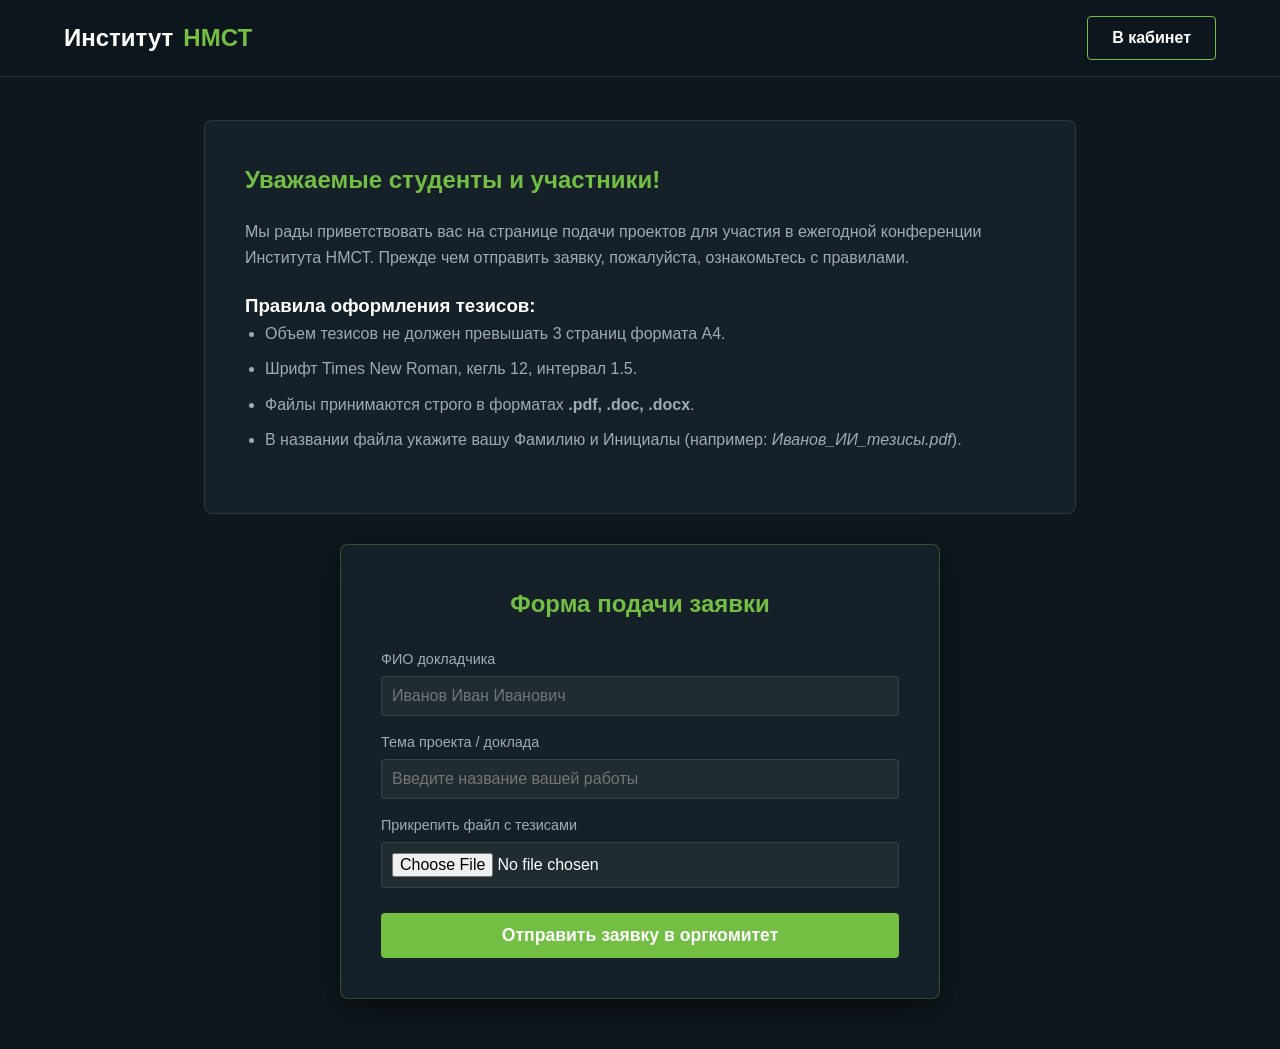
<file: apply.html>
<!DOCTYPE html>
<html lang="ru">
<head>
    <meta charset="UTF-8">
    <meta name="viewport" content="width=device-width, initial-scale=1.0">
    <title>Подача заявки | Институт НМСТ.</title>
    <link rel="stylesheet" href="css/style.css">
</head>
<body>
    <header>
        <nav class="navbar">
            <a href="index.html" class="logo">Институт <span>НМСТ</span></a>
            <a href="dashboard.html" class="btn-register-sm" style="background: transparent; border: 1px solid var(--primary-color);">В кабинет</a>
        </nav>
    </header>

    <div class="page-container">
        <div class="content-box fade-in-section is-visible">
            <h2>Уважаемые студенты и участники!</h2>
            <p style="color: var(--text-muted); margin-bottom: 20px;">Мы рады приветствовать вас на странице подачи проектов для участия в ежегодной конференции Института НМСТ. Прежде чем отправить заявку, пожалуйста, ознакомьтесь с правилами.</p>
            
            <h3>Правила оформления тезисов:</h3>
            <ul>
                <li>Объем тезисов не должен превышать 3 страниц формата А4.</li>
                <li>Шрифт Times New Roman, кегль 12, интервал 1.5.</li>
                <li>Файлы принимаются строго в форматах <strong>.pdf, .doc, .docx</strong>.</li>
                <li>В названии файла укажите вашу Фамилию и Инициалы (например: <em>Иванов_ИИ_тезисы.pdf</em>).</li>
            </ul>
        </div>

        <div class="auth-box fade-in-section is-visible" style="max-width: 600px; margin-top: 0;">
            <h2 style="color: var(--primary-color);">Форма подачи заявки</h2>
            <form id="applyForm">
                <div class="form-group">
                    <label for="fullname">ФИО докладчика</label>
                    <input type="text" id="fullname" required placeholder="Иванов Иван Иванович">
                </div>
                <div class="form-group">
                    <label for="project_topic">Тема проекта / доклада</label>
                    <input type="text" id="project_topic" required placeholder="Введите название вашей работы">
                </div>
                <div class="form-group">
                    <label for="thesis_file">Прикрепить файл с тезисами</label>
                    <input type="file" id="thesis_file" accept=".pdf,.doc,.docx" required>
                </div>
                <button type="submit" class="btn-submit">Отправить заявку в оргкомитет</button>
            </form>
        </div>
    </div>

    <script>
        document.getElementById('applyForm').addEventListener('submit', function(e) {
            e.preventDefault(); // Останавливаем перезагрузку страницы

            // 1. Собираем данные из полей
            const fullName = document.getElementById('fullname').value;
            const projectTopic = document.getElementById('project_topic').value;
            const fileName = document.getElementById('thesis_file').files[0].name;

            // 2. Формируем объект новой заявки
            const newSubmission = {
                id: "#2026-" + Math.floor(Math.random() * 900 + 100), // Случайный ID
                topic: projectTopic,
                author: fullName,
                fileName: fileName,
                date: new Date().toLocaleDateString(), // Текущая дата
                status: "Подано" // Начальный статус
            };

            // 3. Достаем старый список заявок из памяти (если он есть)
            let submissions = JSON.parse(localStorage.getItem('userSubmissions')) || [];

            // 4. Добавляем новую заявку в массив
            submissions.push(newSubmission);

            // 5. Сохраняем обновленный список обратно в LocalStorage
            localStorage.setItem('userSubmissions', JSON.stringify(submissions));

            // 6. Уведомляем и перекидываем в кабинет
            alert("Заявка успешно создана и сохранена в памяти браузера!");
            window.location.href = 'dashboard.html';
        });
    </script>
</body>
</html>
</file>
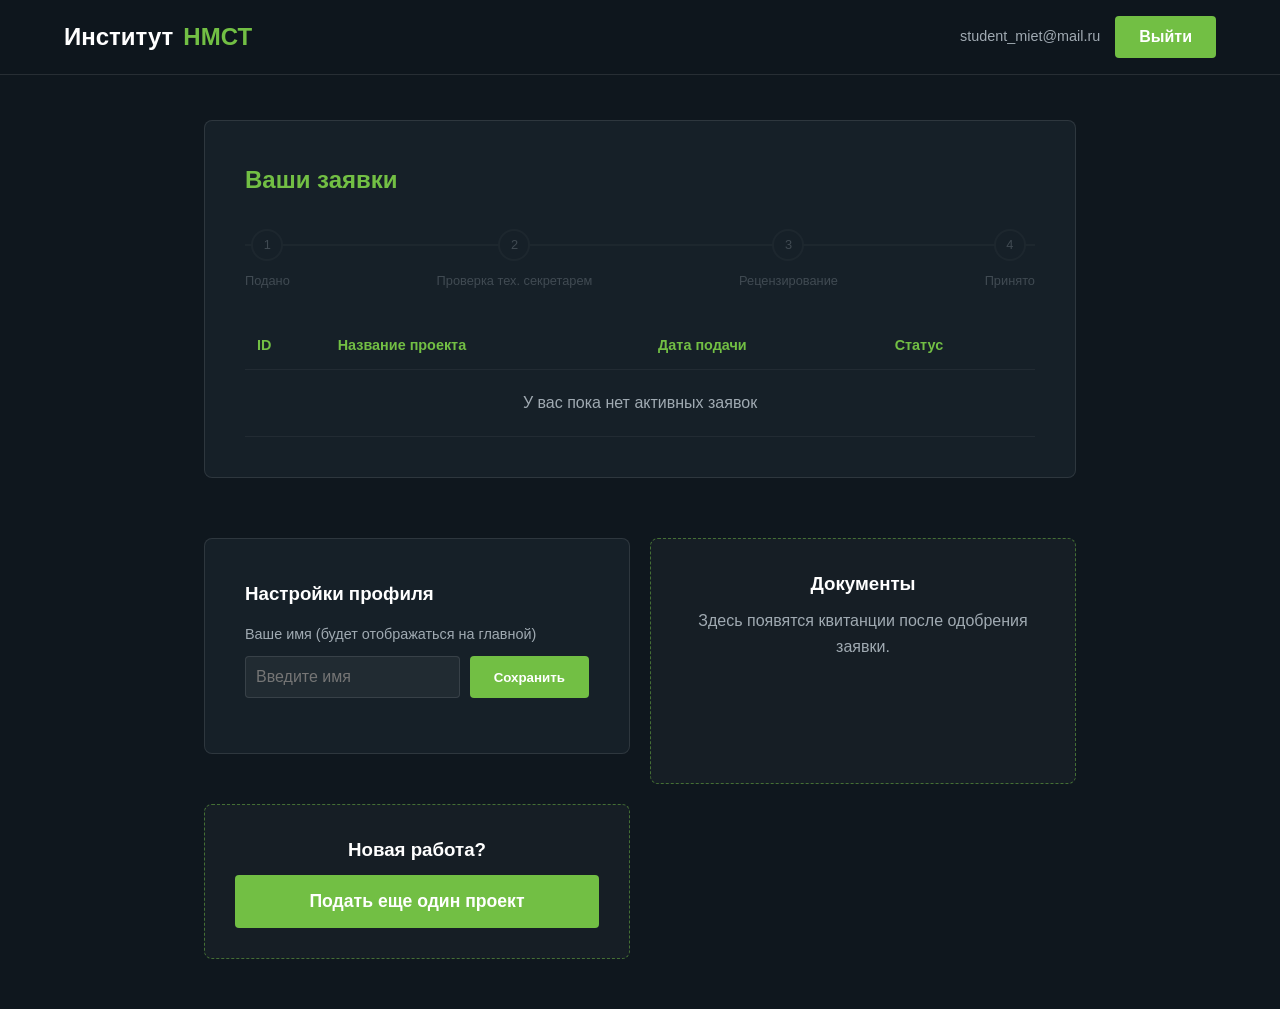
<file: dashboard.html>
<!DOCTYPE html>
<html lang="ru">
<head>
    <meta charset="UTF-8">
    <meta name="viewport" content="width=device-width, initial-scale=1.0">
    <title>Личный кабинет | Институт НМСТ</title>
    <link rel="stylesheet" href="css/style.css">
    <style>
        /* Локальные стили для кабинета */
        .status-stepper {
            display: flex;
            justify-content: space-between;
            margin: 30px 0;
            position: relative;
        }
        .status-stepper::before {
            content: '';
            position: absolute;
            top: 15px;
            left: 0;
            width: 100%;
            height: 2px;
            background: rgba(255,255,255,0.1);
            z-index: 1;
        }
        .step {
            position: relative;
            z-index: 2;
            text-align: center;
            font-size: 0.8rem;
            color: var(--text-muted);
        }
        .step-icon {
            width: 32px;
            height: 32px;
            background: #162028;
            border: 2px solid rgba(255,255,255,0.1);
            border-radius: 50%;
            margin: 0 auto 10px;
            display: flex;
            align-items: center;
            justify-content: center;
        }
        .step.active .step-icon {
            border-color: var(--primary-color);
            color: var(--primary-color);
            box-shadow: 0 0 10px rgba(114, 191, 68, 0.3);
        }
        .step.active { color: var(--text-light); }

        .data-table {
            width: 100%;
            border-collapse: collapse;
            margin-top: 20px;
        }
        .data-table th, .data-table td {
            text-align: left;
            padding: 12px;
            border-bottom: 1px solid rgba(255,255,255,0.05);
        }
        .data-table th { color: var(--primary-color); font-size: 0.9rem; }
        .badge {
            padding: 4px 8px;
            border-radius: 4px;
            font-size: 0.75rem;
            background: rgba(114, 191, 68, 0.1);
            color: var(--primary-color);
        }
    </style>
</head>
<body>
    <header>
        <nav class="navbar">
            <a href="index.html" class="logo">Институт <span>НМСТ</span></a>
            <div style="display: flex; gap: 15px; align-items: center;">
                <span id="userEmail" style="color: var(--text-muted); font-size: 0.9rem;">user@example.com</span>
                <a href="index.html" class="btn-register-sm">Выйти</a>
            </div>
        </nav>
    </header>

    <div class="page-container">
        <div class="content-box fade-in-section is-visible">
            <h2 id="dashboardTitle">Ваши заявки</h2>
            
            <div class="status-stepper" id="mainStepper">
                <div class="step" id="step1">
                    <div class="step-icon">1</div>
                    <span>Подано</span>
                </div>
                <div class="step" id="step2">
                    <div class="step-icon">2</div>
                    <span>Проверка тех. секретарем</span>
                </div>
                <div class="step" id="step3">
                    <div class="step-icon">3</div>
                    <span>Рецензирование</span>
                </div>
                <div class="step" id="step4">
                    <div class="step-icon">4</div>
                    <span>Принято</span>
                </div>
            </div>

            <table class="data-table">
                <thead>
                    <tr>
                        <th>ID</th>
                        <th>Название проекта</th>
                        <th>Дата подачи</th>
                        <th>Статус</th>
                    </tr>
                </thead>
                <tbody id="submissionsTableBody"></tbody>
            </table>
        </div>

        <div class="dashboard-grid">
            <div class="content-box fade-in-section is-visible">
                <h3>Настройки профиля</h3>
                <div class="form-group" style="margin-top: 15px; max-width: 400px;">
                    <label for="userNameInput">Ваше имя (будет отображаться на главной)</label>
                    <div style="display: flex; gap: 10px; margin-top: 10px;">
                        <input type="text" id="userNameInput" placeholder="Введите имя">
                        <button onclick="saveName()" class="btn-register-sm" style="height: 42px;">Сохранить</button>
                    </div>
                </div>
            </div>
            <div class="dashboard-card">
                <h3>Документы</h3>
                <p id="docsText" style="color: var(--text-muted); margin-top: 10px;">Здесь появятся квитанции после одобрения заявки.</p>
            </div>
            <div class="dashboard-card">
                <h3>Новая работа?</h3>
                <a href="apply.html" class="btn-submit" style="display: block; width: 100%; text-decoration: none; text-align: center;">Подать еще один проект</a>
            </div>
        </div>
    </div>

    <script>
        // --- Установка Email и загрузка имени ---
        const userEmail = localStorage.getItem('userEmail') || 'student_miet@mail.ru';
        document.getElementById('userEmail').innerText = userEmail;

        const savedName = localStorage.getItem('userName');
        if (savedName) {
            document.getElementById('userNameInput').value = savedName;
        }

        function saveName() {
            const name = document.getElementById('userNameInput').value;
            if (name) {
                localStorage.setItem('userName', name);
                alert("Имя сохранено!");
                location.reload(); 
            }
        }

        // --- Функция ВЫХОДА из аккаунта ---
        function logout() {
            // Очищаем данные пользователя, но можем оставить заявки (или тоже удалить)
            localStorage.removeItem('userName');
            localStorage.removeItem('userEmail');
            // Перекидываем на главную
            window.location.href = 'index.html';
        }

        // Навешиваем событие на кнопку "Выйти" в шапке
        document.querySelector('.btn-register-sm[href="index.html"]').addEventListener('click', function(e) {
            e.preventDefault(); // Останавливаем обычный переход
            logout(); // Запускаем нашу функцию
        });

        // --- Функция УДАЛЕНИЯ заявки ---
        function deleteSubmission(idToDelete) {
            if(confirm("Вы уверены, что хотите отозвать эту заявку?")) {
                let submissions = JSON.parse(localStorage.getItem('userSubmissions')) || [];
                // Фильтруем массив, оставляя только те заявки, у которых ID не совпадает с удаляемым
                submissions = submissions.filter(sub => sub.id !== idToDelete);
                localStorage.setItem('userSubmissions', JSON.stringify(submissions));
                loadSubmissions(); // Перерисовываем таблицу
            }
        }

        // --- Функция для отрисовки таблицы из LocalStorage ---
        function loadSubmissions() {
            const tableBody = document.getElementById('submissionsTableBody');
            const submissions = JSON.parse(localStorage.getItem('userSubmissions')) || [];
            
            // Сбрасываем степпер
            document.querySelectorAll('.step').forEach(s => s.classList.remove('active'));
            document.getElementById('mainStepper').style.opacity = "1";

            if (submissions.length === 0) {
                tableBody.innerHTML = '<tr><td colspan="5" style="text-align:center; padding: 20px; color: var(--text-muted);">У вас пока нет активных заявок</td></tr>';
                document.getElementById('mainStepper').style.opacity = "0.3";
                return;
            }

            tableBody.innerHTML = "";
            // Копируем и переворачиваем, чтобы новые были сверху
            [...submissions].reverse().forEach(sub => {
                const row = `
                    <tr>
                        <td>${sub.id}</td>
                        <td>${sub.topic}</td>
                        <td>${sub.date}</td>
                        <td><span class="badge">${sub.status}</span></td>
                        <td>
                            <button onclick="deleteSubmission('${sub.id}')" style="background:none; border:none; color:#ff4d4d; cursor:pointer; font-size:1.2rem;" title="Удалить заявку">✖</button>
                        </td>
                    </tr>
                `;
                tableBody.innerHTML += row;
            });

            // Обновляем степпер по последней заявке
            const latestSub = submissions[submissions.length - 1];
            if (latestSub.status === "Подано" || latestSub.status === "В процессе") {
                document.getElementById('step1').classList.add('active');
            }
        }

        loadSubmissions();
    </script>
</body>
</html>
</file>
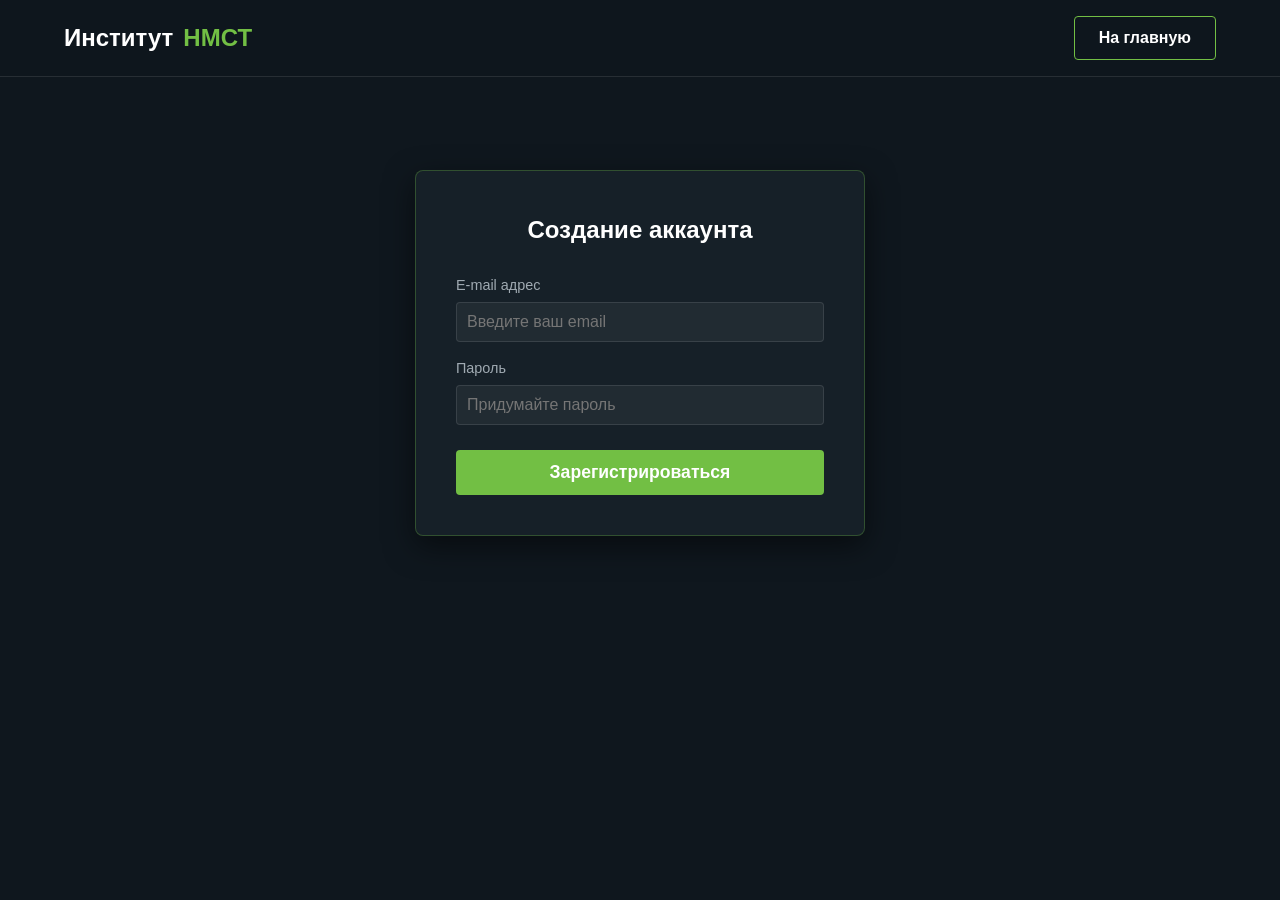
<file: register.html>
<!DOCTYPE html>
<html lang="ru">
<head>
    <meta charset="UTF-8">
    <meta name="viewport" content="width=device-width, initial-scale=1.0">
    <title>Регистрация | Институт НМСТ</title>
    <link rel="stylesheet" href="css/style.css">
</head>
<body>
    <header>
        <nav class="navbar">
            <a href="index.html" class="logo">Институт <span>НМСТ</span></a>
            <a href="index.html" class="btn-register-sm" style="background: transparent; border: 1px solid var(--primary-color);">На главную</a>
        </nav>
    </header>

    <div class="page-container">
        <div class="auth-box fade-in-section is-visible">
            <h2>Создание аккаунта</h2>
            <form id="registerForm">
                <div class="form-group">
                    <label for="email">E-mail адрес</label>
                    <input type="email" id="email" required placeholder="Введите ваш email">
                </div>
                <div class="form-group">
                    <label for="password">Пароль</label>
                    <input type="password" id="password" required placeholder="Придумайте пароль">
                </div>
                <button type="submit" class="btn-submit">Зарегистрироваться</button>
            </form>
        </div>
    </div>

    <script>
        document.getElementById('registerForm').addEventListener('submit', function(e) {
            e.preventDefault();
            const emailValue = document.getElementById('email').value;
            // Сохраняем email в памяти браузера, чтобы показать его в кабинете
            localStorage.setItem('userEmail', emailValue);
            window.location.href = 'dashboard.html';
        });
    </script>
</body>
</html>
</file>
<file: css/style.css>
html {
    scroll-behavior: smooth;
}

:root {
    --primary-color: #72bf44; /* Зеленый акцент из референса */
    --primary-hover: #5da036;
    --bg-dark: #0f171e;
    --text-light: #ffffff;
    --text-muted: #a0aab2;
}

* {
    margin: 0;
    padding: 0;
    box-sizing: border-box;
    font-family: 'Segoe UI', Roboto, Helvetica, Arial, sans-serif;
}

body {
    background-color: var(--bg-dark);
    color: var(--text-light);
    line-height: 1.6;
}

/* Навигация */
header {
    background-color: rgba(15, 23, 30, 0.95);
    position: fixed;
    width: 100%;
    top: 0;
    z-index: 1000;
    border-bottom: 1px solid rgba(255, 255, 255, 0.1);
}

.navbar {
    display: flex;
    justify-content: space-between;
    align-items: center;
    padding: 1rem 5%;
    max-width: 1400px;
    margin: 0 auto;
}

.logo {
    font-size: 1.5rem;
    font-weight: bold;
    color: var(--text-light);
    text-decoration: none;
    display: flex;
    align-items: center;
    gap: 10px;
}

.logo span {
    color: var(--primary-color);
}

.nav-links {
    list-style: none;
    display: flex;
    gap: 2rem;
}

.nav-links a {
    color: var(--text-light);
    text-decoration: none;
    font-size: 0.9rem;
    transition: color 0.3s;
}

.nav-links a:hover {
    color: var(--primary-color);
}

.btn-register-sm {
    background-color: var(--primary-color);
    color: #fff;
    padding: 0.5rem 1.5rem;
    border: none;
    border-radius: 4px;
    cursor: pointer;
    font-weight: bold;
    transition: background 0.3s;
    text-decoration: none;
}

.btn-register-sm:hover {
    background-color: var(--primary-hover);
}

/* Главный экран (Hero Section) */
.hero {
    padding: 150px 5% 100px;
    min-height: 100vh;
    display: flex;
    flex-direction: column;
    justify-content: center;
    max-width: 1400px;
    margin: 0 auto;
    position: relative;
}

/* Декоративный элемент свечения на фоне */
.hero::before {
    content: '';
    position: absolute;
    top: 20%;
    right: 0%;
    width: 600px;
    height: 600px;
    background: radial-gradient(circle, rgba(114, 191, 68, 0.15) 0%, rgba(15, 23, 30, 0) 70%);
    z-index: -1;
}

.hero-title {
    font-size: 3.5rem;
    line-height: 1.2;
    margin-bottom: 1.5rem;
    max-width: 800px;
}

.hero-subtitle {
    font-size: 1.2rem;
    color: var(--text-muted);
    margin-bottom: 2rem;
    max-width: 600px;
}

.hero-info {
    display: flex;
    gap: 2rem;
    margin-bottom: 3rem;
}

.info-item {
    display: flex;
    align-items: center;
    gap: 10px;
    font-size: 1.1rem;
}

.info-item i {
    color: var(--primary-color);
}

.btn-register-lg {
    background-color: var(--primary-color);
    color: #fff;
    padding: 1rem 2.5rem;
    border: none;
    border-radius: 4px;
    font-size: 1.1rem;
    cursor: pointer;
    font-weight: bold;
    display: inline-block;
    text-decoration: none;
    transition: background 0.3s, transform 0.2s;
    width: fit-content;
}

.btn-register-lg:hover {
    background-color: var(--primary-hover);
    transform: translateY(-2px);
}

.deadline-box {
    margin-top: 3rem;
    border: 1px solid rgba(114, 191, 68, 0.3);
    background: rgba(114, 191, 68, 0.05);
    padding: 1.5rem;
    border-radius: 8px;
    max-width: 600px;
}

.deadline-box p {
    margin-bottom: 0.5rem;
}

.deadline-box p:last-child {
    margin-bottom: 0;
}

/* Глобальные настройки для секций */
.section-title {
    font-size: 2.5rem;
    text-align: center;
    margin-bottom: 1rem;
    color: var(--text-light);
}

.section-subtitle {
    font-size: 1.1rem;
    text-align: center;
    margin-bottom: 3rem;
    color: var(--text-muted);
}

/* Секция о месте проведения */
.about-location {
    padding: 100px 5%;
    max-width: 1400px;
    margin: 0 auto;
    border-top: 1px solid rgba(255, 255, 255, 0.05);
}

.location-details {
    display: grid;
    grid-template-columns: 1fr 1fr;
    gap: 3rem;
    align-items: center;
}

.location-details p {
    font-size: 1.1rem;
    color: var(--text-muted);
}

.map-placeholder {
    background-color: #1a252f;
    border-radius: 8px;
    aspect-ratio: 16/9;
    display: flex;
    justify-content: center;
    align-items: center;
    color: var(--text-muted);
    border: 2px dashed rgba(255, 255, 255, 0.1);
}

/* Секция с темами */
.conference-topics {
    padding: 100px 5%;
    max-width: 1400px;
    margin: 0 auto;
    border-top: 1px solid rgba(255, 255, 255, 0.05);
}

.topics-grid {
    display: grid;
    grid-template-columns: repeat(auto-fit, minmax(280px, 1fr));
    gap: 2rem;
}

.topic-card {
    background: rgba(255, 255, 255, 0.03);
    border: 1px solid rgba(255, 255, 255, 0.05);
    padding: 2rem;
    border-radius: 8px;
    transition: transform 0.3s, border-color 0.3s;
}

.topic-card:hover {
    transform: translateY(-5px);
    border-color: rgba(114, 191, 68, 0.3);
}

.topic-card h3 {
    font-size: 1.5rem;
    margin-bottom: 1rem;
    color: var(--primary-color);
}

.topic-card p {
    color: var(--text-muted);
}

/* Подвал (Footer) */
footer {
    background-color: #0c1218;
    padding: 80px 5% 30px;
    border-top: 1px solid rgba(255, 255, 255, 0.05);
}

.footer-grid {
    display: grid;
    grid-template-columns: repeat(auto-fit, minmax(300px, 1fr));
    gap: 3rem;
    max-width: 1400px;
    margin: 0 auto;
    margin-bottom: 40px;
}

.footer-block h4 {
    color: var(--text-light);
    margin-bottom: 1rem;
}

.footer-block p {
    color: var(--text-muted);
    margin-bottom: 0.5rem;
}

.footer-block a {
    color: var(--primary-color);
    text-decoration: none;
}

.footer-block a:hover {
    text-decoration: underline;
}

.copyright {
    text-align: center;
    color: #6a747c;
    font-size: 0.9rem;
    border-top: 1px solid rgba(255, 255, 255, 0.05);
    padding-top: 20px;
}

/* Модальное окно регистрации */
.modal {
    display: none; 
    position: fixed;
    z-index: 2000;
    left: 0;
    top: 0;
    width: 100%;
    height: 100%;
    background-color: rgba(10, 15, 20, 0.9);
    align-items: center;
    justify-content: center;
}

.modal-content {
    background-color: #162028;
    padding: 40px;
    border-radius: 8px;
    border: 1px solid rgba(114, 191, 68, 0.3);
    width: 100%;
    max-width: 500px;
    position: relative;
    box-shadow: 0 10px 30px rgba(0,0,0,0.5);
}

.close-btn {
    color: var(--text-muted);
    float: right;
    font-size: 28px;
    font-weight: bold;
    cursor: pointer;
    position: absolute;
    top: 15px;
    right: 20px;
}

.close-btn:hover {
    color: var(--primary-color);
}

.modal-content h2 {
    margin-bottom: 20px;
    color: var(--text-light);
}

.form-group {
    margin-bottom: 15px;
}

.form-group label {
    display: block;
    margin-bottom: 5px;
    color: var(--text-muted);
    font-size: 0.9rem;
}

.form-group input, .form-group select {
    width: 100%;
    padding: 10px;
    background-color: rgba(255, 255, 255, 0.05);
    border: 1px solid rgba(255, 255, 255, 0.1);
    border-radius: 4px;
    color: var(--text-light);
    font-size: 1rem;
}

.form-group input:focus, .form-group select:focus {
    outline: none;
    border-color: var(--primary-color);
}

.btn-submit {
    width: 100%;
    background-color: var(--primary-color);
    color: #fff;
    padding: 12px;
    border: none;
    border-radius: 4px;
    font-size: 1.1rem;
    font-weight: bold;
    cursor: pointer;
    margin-top: 10px;
    transition: background 0.3s;
}

.btn-submit:hover {
    background-color: var(--primary-hover);
}
/* --- Стили для Таймера --- */
.countdown-container {
    margin-top: 2rem;
    text-align: left;
}
.countdown-container p {
    color: var(--primary-color);
    font-weight: bold;
    margin-bottom: 10px;
}
.countdown {
    display: flex;
    gap: 15px;
}
.time-box {
    background: rgba(255, 255, 255, 0.05);
    border: 1px solid rgba(255, 255, 255, 0.1);
    padding: 10px 15px;
    border-radius: 8px;
    text-align: center;
    min-width: 80px;
}
.time-box span {
    display: block;
    font-size: 2rem;
    font-weight: bold;
    color: var(--text-light);
    line-height: 1;
}
.time-box small {
    color: var(--text-muted);
    font-size: 0.8rem;
    text-transform: uppercase;
}

/* --- Стили для Программы --- */
.program {
    padding: 100px 5%;
    background-color: #0c1218; /* Чуть темнее фон для контраста */
}
.schedule-container {
    max-width: 800px;
    margin: 0 auto;
}
.schedule-item {
    display: flex;
    gap: 2rem;
    padding: 1.5rem 0;
    border-bottom: 1px solid rgba(255, 255, 255, 0.05);
}
.schedule-item:last-child {
    border-bottom: none;
}
.schedule-item .time {
    color: var(--primary-color);
    font-weight: bold;
    min-width: 200px;
}
.schedule-item h4 {
    font-size: 1.2rem;
    margin-bottom: 5px;
}
.schedule-item p {
    color: var(--text-muted);
    font-size: 0.95rem;
}

/* --- Стили для Спикеров --- */
.speakers {
    padding: 100px 5%;
    max-width: 1400px;
    margin: 0 auto;
}
.speakers-grid {
    display: grid;
    grid-template-columns: repeat(auto-fit, minmax(250px, 1fr));
    gap: 2rem;
    margin-top: 3rem;
}
.speaker-card {
    text-align: center;
    background: rgba(255, 255, 255, 0.02);
    padding: 2rem;
    border-radius: 8px;
    border: 1px solid transparent;
    transition: border 0.3s, transform 0.3s;
}
.speaker-card:hover {
    border-color: rgba(114, 191, 68, 0.3);
    transform: translateY(-5px);
}
.speaker-img {
    width: 120px;
    height: 120px;
    background-color: #1a252f;
    border-radius: 50%;
    margin: 0 auto 1.5rem;
    display: flex;
    align-items: center;
    justify-content: center;
    font-size: 3rem;
    border: 3px solid var(--primary-color);
}
.speaker-card h3 {
    margin-bottom: 5px;
}
.speaker-card p {
    color: var(--text-muted);
    font-size: 0.9rem;
    margin-bottom: 15px;
}
.speaker-topic {
    display: inline-block;
    background: rgba(114, 191, 68, 0.1);
    color: var(--primary-color);
    padding: 5px 10px;
    border-radius: 20px;
    font-size: 0.85rem;
}
/* --- Анимации появления при скролле --- */
.fade-in-section {
    opacity: 0;
    transform: translateY(40px);
    transition: opacity 0.8s ease-out, transform 0.8s ease-out;
    will-change: opacity, visibility;
}

.fade-in-section.is-visible {
    opacity: 1;
    transform: none;
}
/* --- Стили для новых страниц (Регистрация, Кабинет, Заявка) --- */
.page-container {
    padding: 120px 5% 50px;
    min-height: 100vh;
    display: flex;
    flex-direction: column;
    align-items: center;
    max-width: 1000px;
    margin: 0 auto;
}

.auth-box {
    background-color: #162028;
    padding: 40px;
    border-radius: 8px;
    border: 1px solid rgba(114, 191, 68, 0.3);
    width: 100%;
    max-width: 450px;
    box-shadow: 0 10px 30px rgba(0,0,0,0.5);
    margin-top: 50px;
}

.auth-box h2 {
    margin-bottom: 25px;
    text-align: center;
    color: var(--text-light);
}

.content-box {
    background-color: #162028;
    padding: 40px;
    border-radius: 8px;
    border: 1px solid rgba(255, 255, 255, 0.1);
    width: 100%;
    margin-bottom: 30px;
}

.content-box h2 {
    color: var(--primary-color);
    margin-bottom: 20px;
}

.content-box ul {
    margin-left: 20px;
    margin-bottom: 20px;
    color: var(--text-muted);
}

.content-box li {
    margin-bottom: 10px;
}

.dashboard-grid {
    display: grid;
    grid-template-columns: repeat(auto-fit, minmax(300px, 1fr));
    gap: 20px;
    width: 100%;
    margin-top: 30px;
}

.dashboard-card {
    background: rgba(255, 255, 255, 0.03);
    border: 1px dashed rgba(114, 191, 68, 0.5);
    padding: 30px;
    border-radius: 8px;
    text-align: center;
}
/* --- ПАСХАЛКА --- */
.cho-btn {
    position: fixed;
    bottom: 5px;
    right: 5px;
    background: transparent;
    border: none;
    color: rgba(255, 255, 255, 0.1); /* Почти невидимая (10% видимости) */
    font-size: 10px;
    cursor: pointer;
    z-index: 9998;
    transition: color 0.3s;
}

.cho-btn:hover {
    color: var(--primary-color); /* При наведении подсветится зеленым */
}

.easter-egg-screen {
    display: none; /* Скрыто по умолчанию */
    position: fixed;
    top: 0;
    left: 0;
    width: 100vw;
    height: 100vh;
    z-index: 9999;
    background-color: #000;
    
    /* СЮДА МОЖЕТЕ ВСТАВИТЬ СВОЮ КАРТИНКУ */
    /* Например: background-image: url('../img/meme.jpg'); */
    background-image: url('../img/photo_2026-02-18_00-16-53.jpg'); 
    
    background-size: contain;
    background-position: center;
    background-repeat: no-repeat;
}

/* Класс, который мы будем добавлять скриптом, чтобы запустить тряску */
.shake-it {
    animation: shake 0.3s infinite; /* Трясется бесконечно, пока открыто */
}

/* Сама анимация эпичной тряски */
@keyframes shake {
    0% { transform: translate(2px, 1px) rotate(0deg); }
    10% { transform: translate(-1px, -2px) rotate(-1deg); }
    20% { transform: translate(-3px, 0px) rotate(1deg); }
    30% { transform: translate(3px, 2px) rotate(0deg); }
    40% { transform: translate(1px, -1px) rotate(1deg); }
    50% { transform: translate(-1px, 2px) rotate(-1deg); }
    60% { transform: translate(-3px, 1px) rotate(0deg); }
    70% { transform: translate(3px, 1px) rotate(-1deg); }
    80% { transform: translate(-1px, -1px) rotate(1deg); }
    90% { transform: translate(1px, 2px) rotate(0deg); }
    100% { transform: translate(1px, -2px) rotate(-1deg); }
}
.user-link {
    color: var(--text-light);
    text-decoration: none;
    font-weight: bold;
    font-size: 0.9rem;
    padding: 8px 15px;
    border: 1px solid var(--primary-color);
    border-radius: 4px;
    transition: all 0.3s;
    display: flex;
    align-items: center;
    gap: 8px;
}

.user-link:hover {
    background-color: var(--primary-color);
    color: #fff;
    transform: translateY(-2px);
}
</file>
